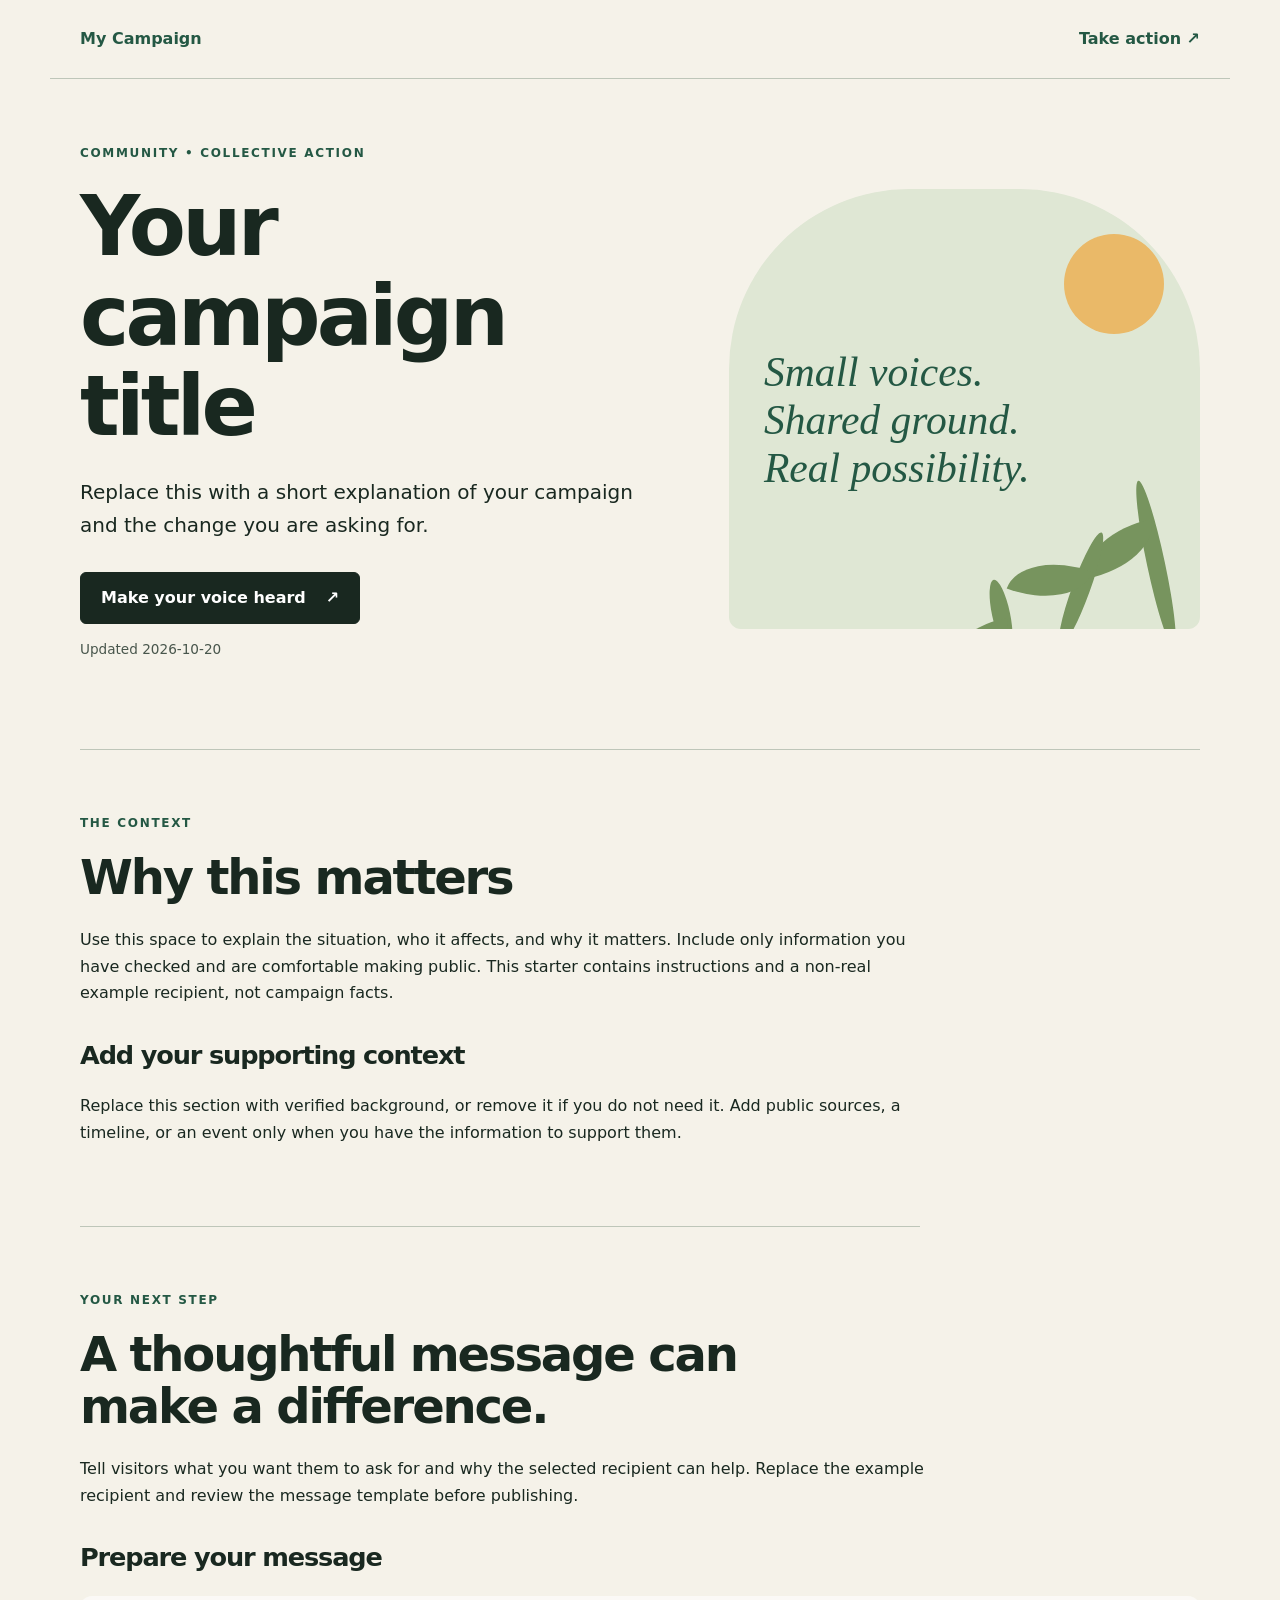
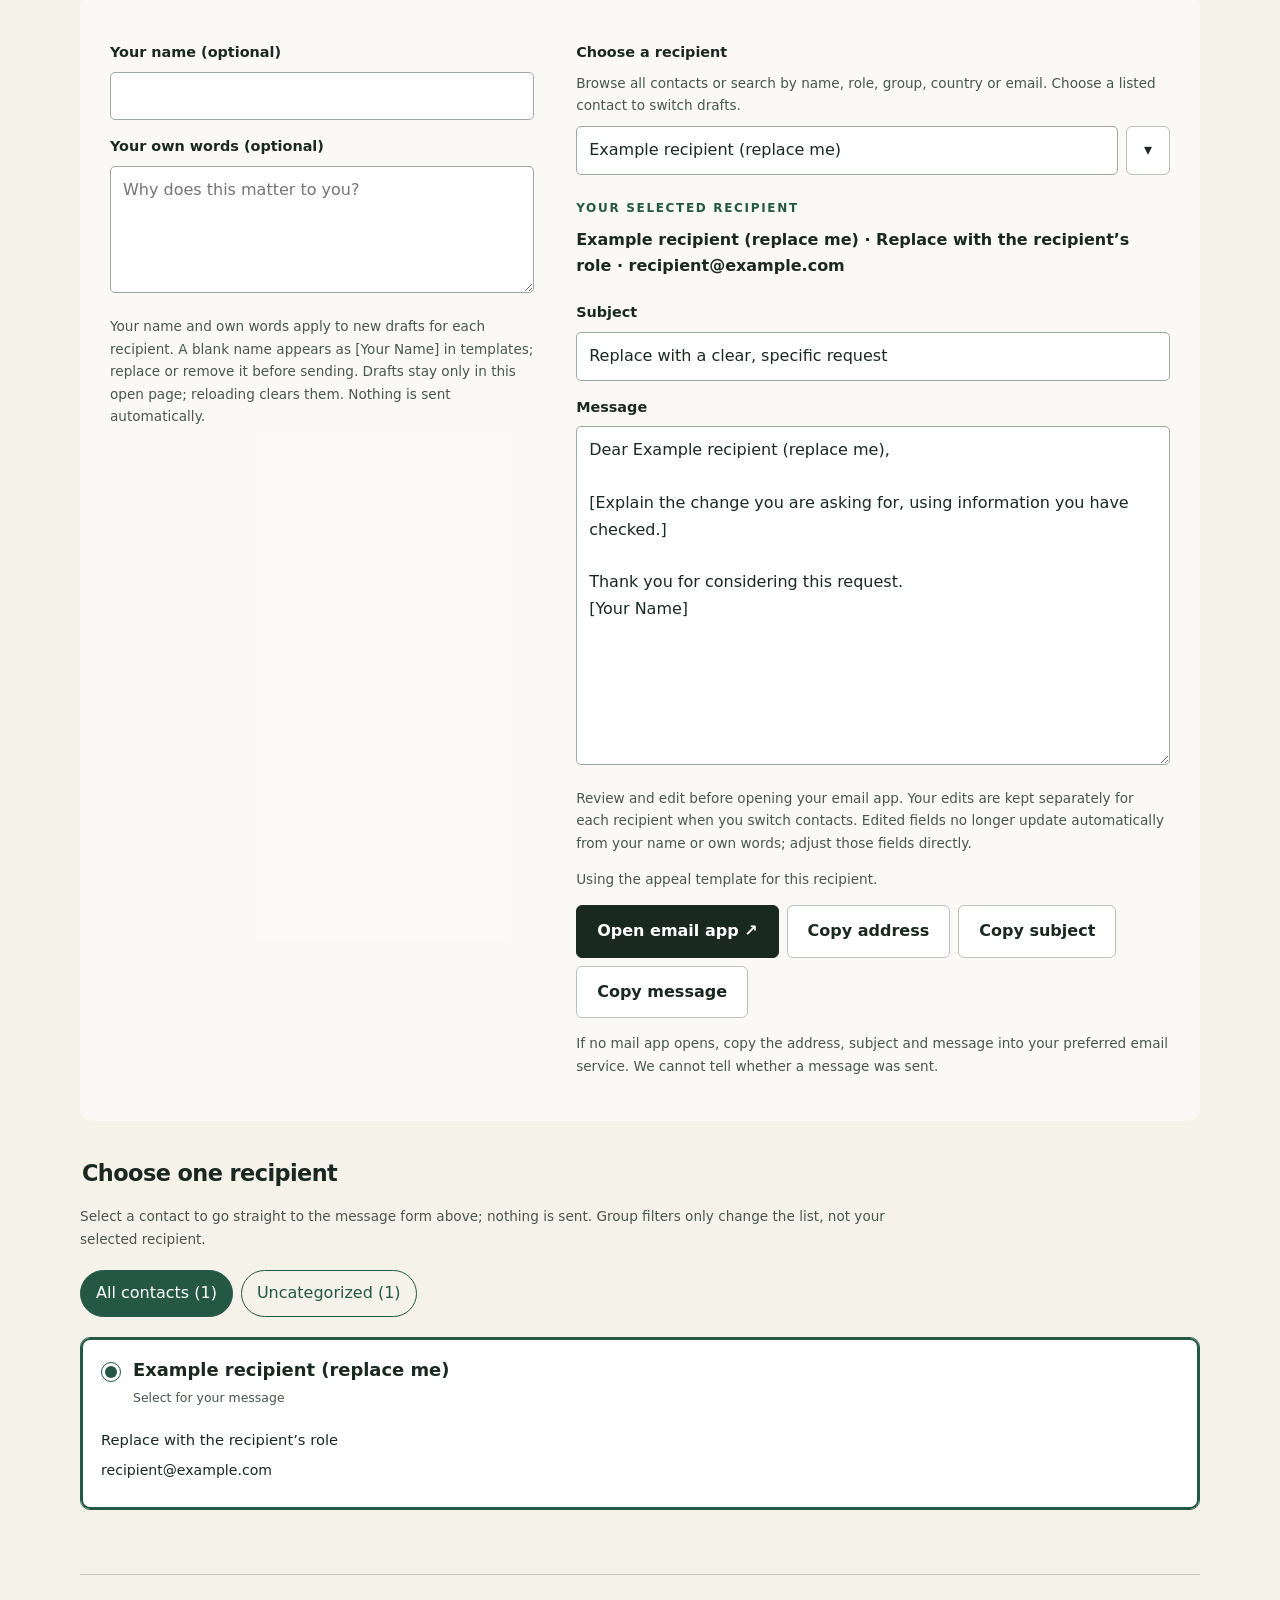
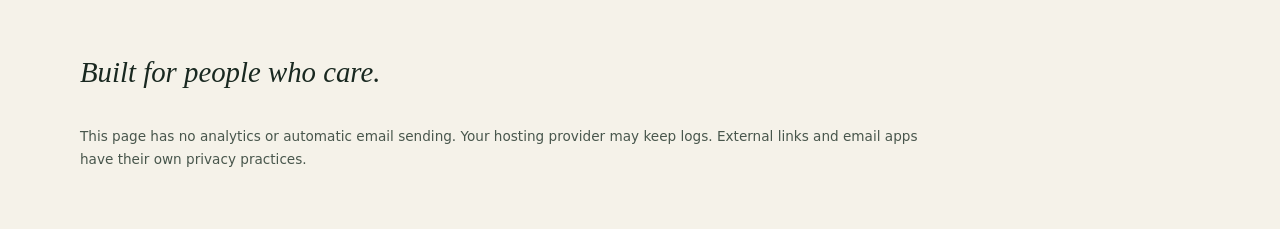
<file: index.html>
<!doctype html><html lang="en"><head><meta charset="utf-8"><meta name="viewport" content="width=device-width, initial-scale=1"><title>Your campaign title</title><meta name="description" content="Replace this with a short explanation of your campaign and the change you are asking for."><meta property="og:title" content="Your campaign title"><meta property="og:description" content="Replace this with a short explanation of your campaign and the change you are asking for."><link rel="stylesheet" href="styles/site.css"></head><body style="--accent:#245844;--paper:#f5f2e9"><a class="skip" href="#main">Skip to content</a><header class="topbar"><a href="#main">my campaign</a><a href="#take-action">Take action ↗</a></header><main id="main"><section class="hero"><div><p class="eyebrow">COMMUNITY • COLLECTIVE ACTION</p><h1>Your campaign title</h1><p class="lead">Replace this with a short explanation of your campaign and the change you are asking for.</p><a class="button" href="#take-action">Make your voice heard <span aria-hidden="true">↗</span></a><p class="small">Updated 2026-10-20</p></div><div class="garden" aria-hidden="true"><span>Small voices.<br>Shared ground.<br>Real possibility.</span><div class="sun"></div><div class="stem one"></div><div class="stem two"></div><div class="stem three"></div></div></section><section class="story"><p class="eyebrow">THE CONTEXT</p><h2>Why this matters</h2><p class="preserve">Use this space to explain the situation, who it affects, and why it matters. Include only information you have checked and are comfortable making public. This starter contains instructions and a non-real example recipient, not campaign facts.</p><h3>Add your supporting context</h3><p class="preserve">Replace this section with verified background, or remove it if you do not need it. Add public sources, a timeline, or an event only when you have the information to support them.</p></section><section id="take-action" class="action"><p class="eyebrow">YOUR NEXT STEP</p><h2>A thoughtful message can make a difference.</h2><p class="preserve">Tell visitors what you want them to ask for and why the selected recipient can help. Replace the example recipient and review the message template before publishing.</p><h3 id="appeal-heading" tabindex="-1">Prepare your message</h3><div class="composer" id="appeal-form" role="region" aria-labelledby="appeal-heading"><div class="composer-personal"><label for="visitor-name">Your name (optional)</label><input id="visitor-name" maxlength="200" autocomplete="name"><label for="personal-message">Your own words (optional)</label><textarea id="personal-message" maxlength="10000" rows="4" placeholder="Why does this matter to you?"></textarea><p class="small">Your name and own words apply to new drafts for each recipient. A blank name appears as [Your Name] in templates; replace or remove it before sending. Drafts stay only in this open page; reloading clears them. Nothing is sent automatically.</p></div><div class="composer-message"><div class="recipient-search" id="recipient-search" hidden><label for="recipient-query">Choose a recipient</label><p id="recipient-search-help" class="small">Browse all contacts or search by name, role, group, country or email. Choose a listed contact to switch drafts.</p><div class="recipient-search-control"><input id="recipient-query" role="combobox" aria-autocomplete="list" aria-expanded="false" aria-controls="recipient-options" aria-describedby="recipient-search-help" autocomplete="off" spellcheck="false"><button type="button" id="recipient-toggle" aria-label="Browse all recipients" aria-expanded="false" aria-controls="recipient-options">▾</button></div><ul id="recipient-options" role="listbox" aria-label="Recipients" hidden></ul><p id="recipient-search-status" class="small" role="status"></p></div><p class="eyebrow">YOUR SELECTED RECIPIENT</p><p id="contact-detail" role="status">Example recipient (replace me) · recipient@example.com</p><label for="email-subject">Subject</label><input id="email-subject"><label for="email-body">Message</label><textarea id="email-body" rows="12"></textarea><p class="small">Review and edit before opening your email app. Your edits are kept separately for each recipient when you switch contacts. Edited fields no longer update automatically from your name or own words; adjust those fields directly.</p><p id="draft-status" class="small" role="status"></p><div class="button-row"><a class="button" id="open-email" target="_blank" rel="noopener noreferrer">Open email app ↗</a><button data-copy="recipient">Copy address</button><button data-copy="email-subject">Copy subject</button><button data-copy="email-body">Copy message</button></div><p id="email-status" role="status"></p><p class="small">If no mail app opens, copy the address, subject and message into your preferred email service. We cannot tell whether a message was sent.</p></div></div><fieldset id="recipient-picker" class="recipient-picker" aria-describedby="recipient-help"><legend>Choose one recipient</legend><p id="recipient-help" class="small">Select a contact to go straight to the message form above; nothing is sent. Group filters only change the list, not your selected recipient.</p><div class="recipient-filters" id="recipient-filters" role="group" aria-label="Filter contacts by group" hidden><button type="button" data-contact-group="all" aria-pressed="true">All contacts (1)</button><button type="button" data-contact-group="ungrouped" aria-pressed="false">Uncategorized (1)</button></div><div class="recipient-cards"><article class="recipient-card" data-contact-group-key="ungrouped"><label class="recipient-choice" for="recipient-0"><input type="radio" name="recipient" id="recipient-0" value="0" checked><span><strong class="recipient-name">Example recipient (replace me)</strong><span class="recipient-choice-hint">Select for your message</span></span></label><div class="recipient-info"><p class="recipient-role">Replace with the recipient’s role</p><p class="recipient-address">recipient@example.com</p></div></article></div></fieldset><noscript><p>JavaScript is disabled. Use the addresses in the contact list in your email app and write your own message. Draft preparation requires JavaScript.</p></noscript></section><footer><p>Built for people who care.</p><p class="small">This page has no analytics or automatic email sending. Your hosting provider may keep logs. External links and email apps have their own privacy practices.</p></footer></main><script src="scripts/site.js"></script></body></html>
</file>
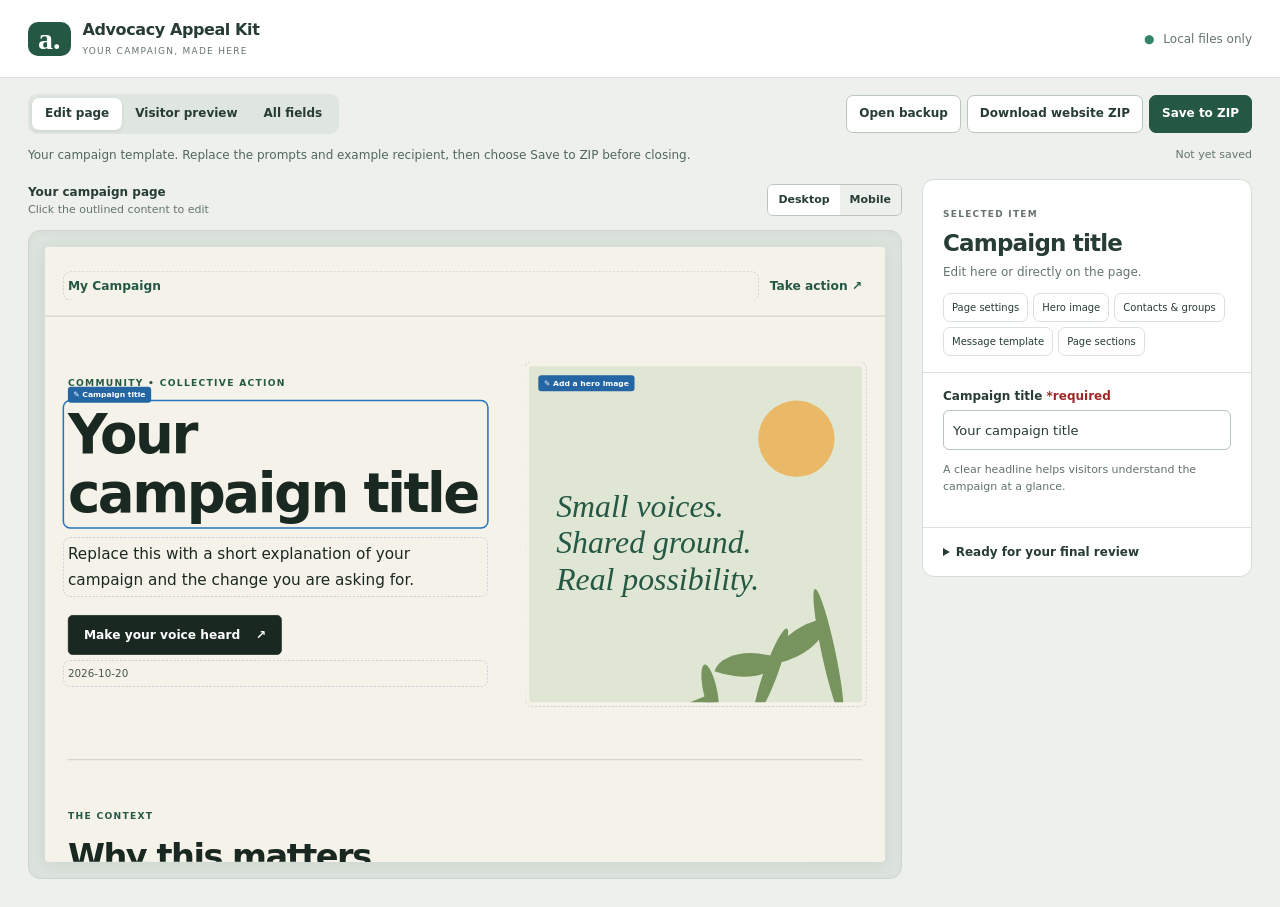
<file: app/setup/index.html>
<!doctype html>
<html lang="en">
<head><meta charset="utf-8"><meta name="viewport" content="width=device-width, initial-scale=1"><title>Advocacy Appeal Kit · Visual editor</title><link rel="stylesheet" href="editor.css"></head>
<body>
<header class="app-header"><div class="brand"><span class="mark" aria-hidden="true">a.</span><div><strong>Advocacy Appeal Kit</strong><span class="badge">YOUR CAMPAIGN, MADE HERE</span></div></div><span class="local-label"><span aria-hidden="true">●</span> Local files only</span></header>
<div class="toolbar"><div class="mode-switch" aria-label="Editor mode"><button id="mode-visual" aria-pressed="true">Edit page</button><button id="mode-preview" aria-pressed="false">Visitor preview</button><button id="mode-form" aria-pressed="false">All fields</button></div><div class="file-actions"><label class="file-button">Open backup<input id="import" type="file" accept=".zip,.json"></label><button id="download-website">Download website ZIP</button><button id="download-project" class="primary">Save to ZIP</button></div></div>
<div class="status-row"><p id="status" role="status">Your campaign template. Replace the prompts and example recipient, then choose Save to ZIP before closing.</p><span id="save-state">Not yet saved</span></div>
<div class="workspace" id="workspace">
<section class="preview-panel" aria-label="Campaign canvas"><div class="preview-heading"><div><strong id="canvas-title">Your campaign page</strong><span id="canvas-hint">Click the outlined content to edit</span></div><div class="device-switch" aria-label="Preview width"><button id="desktop" aria-pressed="true">Desktop</button><button id="mobile" aria-pressed="false">Mobile</button></div></div><div class="preview-wrap"><div id="preview-stage"><iframe id="preview" title="Editable campaign page" sandbox="allow-scripts allow-popups"></iframe></div></div></section>
<aside id="inspector"><div class="inspector-heading"><span class="eyebrow">SELECTED ITEM</span><h1 id="selection-title">Campaign title</h1><p id="selection-hint">Edit here or directly on the page.</p></div><nav class="quick-nav" aria-label="Campaign settings"><button id="nav-campaign">Page settings</button><button id="nav-hero">Hero image</button><button id="nav-contacts">Contacts & groups</button><button id="nav-messages">Message template</button><button id="nav-content">Page sections</button></nav><form id="properties" novalidate></form><form id="editor" novalidate hidden></form><details class="checks" id="checks"><summary><span id="check-summary">Review before export</span></summary><div id="validation" aria-live="polite"></div><p class="help">Exporting does not publish or send anything. Verify facts, contact details and image rights.</p></details></aside>
</div>
<script src="../src/schema.js"></script><script src="../src/core.js"></script><script src="../src/archive.js"></script><script src="../src/project.js"></script><script src="project-template.js"></script><script src="bundle.js"></script><script src="visual.js"></script><script src="editor.js"></script>
</body></html>
</file>
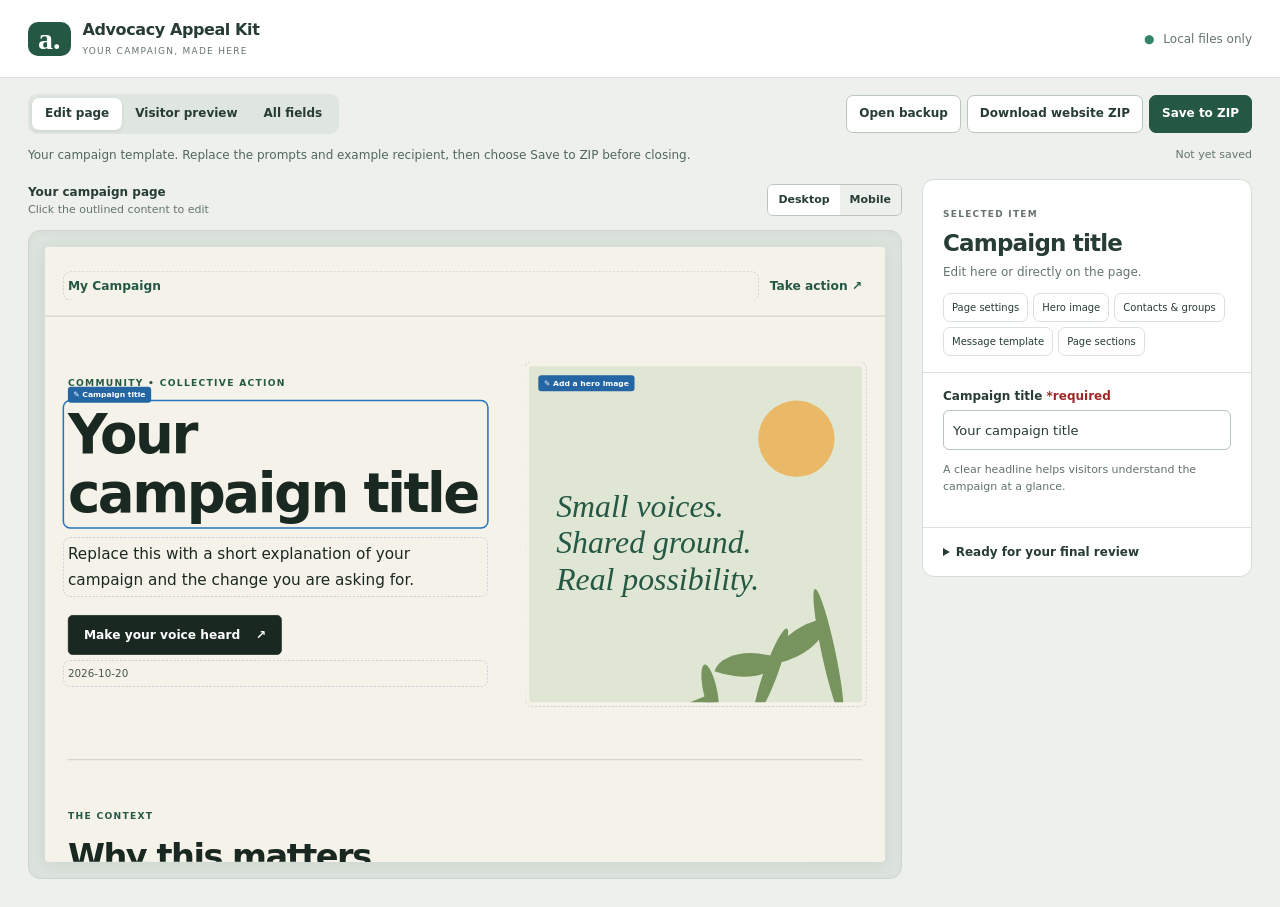
<file: editor.html>
<!doctype html>
<html lang="en">
<head><meta charset="utf-8"><meta name="viewport" content="width=device-width, initial-scale=1"><title>Advocacy Appeal Kit · Visual editor</title><link rel="stylesheet" href="app/setup/editor.css"></head>
<body>
<header class="app-header"><div class="brand"><span class="mark" aria-hidden="true">a.</span><div><strong>Advocacy Appeal Kit</strong><span class="badge">YOUR CAMPAIGN, MADE HERE</span></div></div><span class="local-label"><span aria-hidden="true">●</span> Local files only</span></header>
<div class="toolbar"><div class="mode-switch" aria-label="Editor mode"><button id="mode-visual" aria-pressed="true">Edit page</button><button id="mode-preview" aria-pressed="false">Visitor preview</button><button id="mode-form" aria-pressed="false">All fields</button></div><div class="file-actions"><label class="file-button">Open backup<input id="import" type="file" accept=".zip,.json"></label><button id="download-website">Download website ZIP</button><button id="download-project" class="primary">Save to ZIP</button></div></div>
<div class="status-row"><p id="status" role="status">Your campaign template. Replace the prompts and example recipient, then choose Save to ZIP before closing.</p><span id="save-state">Not yet saved</span></div>
<div class="workspace" id="workspace">
<section class="preview-panel" aria-label="Campaign canvas"><div class="preview-heading"><div><strong id="canvas-title">Your campaign page</strong><span id="canvas-hint">Click the outlined content to edit</span></div><div class="device-switch" aria-label="Preview width"><button id="desktop" aria-pressed="true">Desktop</button><button id="mobile" aria-pressed="false">Mobile</button></div></div><div class="preview-wrap"><div id="preview-stage"><iframe id="preview" title="Editable campaign page" sandbox="allow-scripts allow-popups"></iframe></div></div></section>
<aside id="inspector"><div class="inspector-heading"><span class="eyebrow">SELECTED ITEM</span><h1 id="selection-title">Campaign title</h1><p id="selection-hint">Edit here or directly on the page.</p></div><nav class="quick-nav" aria-label="Campaign settings"><button id="nav-campaign">Page settings</button><button id="nav-hero">Hero image</button><button id="nav-contacts">Contacts & groups</button><button id="nav-messages">Message template</button><button id="nav-content">Page sections</button></nav><form id="properties" novalidate></form><form id="editor" novalidate hidden></form><details class="checks" id="checks"><summary><span id="check-summary">Review before export</span></summary><div id="validation" aria-live="polite"></div><p class="help">Exporting does not publish or send anything. Verify facts, contact details and image rights.</p></details></aside>
</div>
<script src="app/src/schema.js"></script><script src="app/src/core.js"></script><script src="app/src/archive.js"></script><script src="app/src/project.js"></script><script src="app/setup/project-template.js"></script><script src="app/setup/bundle.js"></script><script src="app/setup/visual.js"></script><script src="app/setup/editor.js"></script>
</body></html>
</file>
<file: styles/site.css>
*{box-sizing:border-box}html{scroll-behavior:smooth}body{margin:0;background:var(--paper,#f5f2e9);color:#192820;font-family:system-ui,-apple-system,BlinkMacSystemFont,"Segoe UI",sans-serif;line-height:1.65}a{color:var(--accent,#245844);text-underline-offset:4px}a,button,input,textarea,select{touch-action:manipulation}button,input,textarea,select{font:inherit}button,.button{display:inline-flex;align-items:center;justify-content:center;gap:20px;padding:12px 20px;border:1px solid #b7c3b9;border-radius:6px;background:#fff;color:#192820;text-decoration:none;font-weight:650;cursor:pointer;min-height:44px}.button{background:#192820;color:white;border-color:#192820}.button:hover,button:hover{filter:brightness(.9)}:focus-visible{outline:3px solid #db7533;outline-offset:3px}.topbar{display:flex;justify-content:space-between;align-items:center;gap:20px;max-width:1180px;margin:auto;padding:26px 30px;border-bottom:1px solid #bec6b9}.topbar a{text-decoration:none;font-weight:700}.topbar a:first-child{text-transform:capitalize}main{max-width:1180px;padding:0 30px;margin:auto}section{padding:64px 0;border-bottom:1px solid #bec6b9}.hero{display:grid;grid-template-columns:1.25fr 1fr;gap:60px;align-items:center;padding:65px 0 75px}.eyebrow{font-size:.75rem;letter-spacing:.14em;font-weight:750;color:var(--accent);margin:0 0 18px}h1,h2,h3{line-height:1.08;letter-spacing:-.045em;margin:0 0 24px}h1{font-size:clamp(3rem,6.5vw,5.6rem);max-width:850px}h2{font-size:clamp(2rem,4vw,3rem);max-width:800px}h3{font-size:1.6rem;margin-top:35px}.lead{font-size:1.25rem;max-width:560px;margin-bottom:30px}.small{font-size:.85rem;color:#48564c}.story{max-width:840px}.preserve{white-space:pre-line;overflow-wrap:anywhere}p{max-width:850px}figure{margin:0}figure img{width:100%;max-height:540px;object-fit:contain;border-radius:120px 120px 10px 10px}.garden{height:440px;border-radius:180px 180px 12px 12px;background:#dfe7d4;position:relative;overflow:hidden;color:#245844;padding:160px 35px 0}.garden span{position:relative;z-index:2;font-family:Georgia,serif;font-style:italic;font-size:2.6rem;line-height:1.15}.sun{position:absolute;right:36px;top:45px;width:100px;height:100px;background:#eab968;border-radius:50%}.stem{position:absolute;bottom:-20px;width:18px;height:170px;background:#77945e;transform:rotate(-12deg);right:35px;border-radius:100%}.stem:before{content:'';position:absolute;right:4px;top:40px;width:75px;height:45px;border-radius:100% 0;background:#77945e}.stem.two{right:110px;height:120px;transform:rotate(20deg)}.stem.three{right:190px;height:70px}.timeline{list-style:none;padding:0;margin:25px 0;display:grid;gap:18px}.timeline li{display:grid;grid-template-columns:200px minmax(0,1fr);column-gap:24px;row-gap:5px;border-left:3px solid var(--accent,#245844);padding-left:20px;min-width:0;overflow-wrap:anywhere}.timeline li>strong{grid-column:1;grid-row:1;font-weight:700}.timeline li>p{grid-column:2;grid-row:1;margin:0}.timeline li>a{grid-column:2;grid-row:2;justify-self:start}@media(max-width:600px){.timeline li{grid-template-columns:minmax(0,1fr);gap:5px}.timeline li>strong,.timeline li>p,.timeline li>a{grid-column:1;grid-row:auto}}.action{scroll-margin-top:20px}.composer{display:grid;grid-template-columns:1fr 1.4fr;gap:42px;margin-top:38px;background:#fff9;padding:30px;border-radius:12px}label{display:block;font-weight:650;font-size:.9rem;margin:15px 0 7px}input,textarea,select{width:100%;min-height:44px;border:1px solid #9ba99e;border-radius:5px;padding:10px 12px;background:#fff;color:#192820}textarea{resize:vertical}.button-row{display:flex;flex-wrap:wrap;gap:8px;margin-top:15px}.sources{list-style:none;padding:0}.sources li{margin:18px 0}.sources span{display:block;font-size:.85rem;color:#48564c}footer{padding:45px 0}footer>p:first-child{font-family:Georgia,serif;font-size:1.8rem;font-style:italic}#email-status{font-size:.9rem;overflow-wrap:anywhere}#contact-detail{font-size:.85rem;overflow-wrap:anywhere}.skip{position:absolute;left:10px;top:-100px;background:white;padding:10px;z-index:100}.skip:focus{top:10px}@media(max-width:700px){.topbar{padding:20px;align-items:flex-start;font-size:.85rem}main{padding:0 20px}.hero{grid-template-columns:1fr;gap:30px;padding:45px 0}.garden{height:310px;padding:90px 30px 0}.garden span{font-size:2.3rem}.composer{grid-template-columns:1fr;padding:20px;gap:10px}section{padding:40px 0}h1{font-size:3.25rem}.button-row>*{flex:1 1 auto}}@media(prefers-reduced-motion:reduce){html{scroll-behavior:auto}}

.recipient-picker{border:0;padding:0;margin:34px 0 0;min-width:0}.recipient-picker legend{font-size:1.4rem;font-weight:750;letter-spacing:-.025em}.recipient-cards{display:grid;grid-template-columns:repeat(auto-fit,minmax(min(100%,280px),1fr));gap:16px}.recipient-card{min-width:0;background:#fff;border:1px solid #b7c3b9;border-radius:10px;overflow-wrap:anywhere;transition:border-color .15s,box-shadow .15s}.recipient-card:has(input:checked){border-color:var(--accent);box-shadow:inset 0 0 0 2px var(--accent)}.recipient-card:focus-within{outline:3px solid #db7533;outline-offset:3px}.recipient-choice{display:flex;align-items:flex-start;gap:12px;padding:20px 20px 12px;margin:0;cursor:pointer;font-size:1rem;min-height:64px}.recipient-choice input{width:20px;min-height:20px;height:20px;flex:0 0 20px;margin:4px 0 0;accent-color:var(--accent);padding:0}.recipient-name{display:block;font-size:1.12rem;line-height:1.35}.recipient-choice-hint{display:block;margin-top:6px;font-size:.78rem;color:#48564c;font-weight:400}.recipient-info{padding:0 20px 20px}.recipient-info p{margin:7px 0}.recipient-group{font-size:.78rem;font-weight:750;color:var(--accent);letter-spacing:.04em}.recipient-role{font-size:.92rem}.recipient-address{font-size:.88rem}.recipient-info>a{display:inline-block;font-size:.85rem;padding:8px 0;min-height:44px}.composer>div{min-width:0}.composer .eyebrow{margin-bottom:8px}#contact-detail{font-size:1rem;font-weight:650;margin:0 0 22px}.composer input,.composer textarea{min-width:0}

/* Optional campaign presentation: no external fonts, scripts or tracking. */
.topbar{flex-wrap:wrap}.topbar>a:first-child{flex:1;min-width:150px;overflow-wrap:anywhere}.header-timer{text-align:center;order:1;flex:1 1 220px}.topbar>a:nth-child(2){order:3}.share-tools{display:flex;flex-wrap:wrap;align-items:center;justify-content:flex-end;gap:8px;order:2;flex:1 1 250px}.share-tools a,.share-tools button{font-size:.8rem;min-height:44px;padding:8px 10px;border:1px solid #b7c3b9;border-radius:6px;background:#fff;display:inline-flex;align-items:center}.share-tools [hidden]{display:none}.share-tools p{flex-basis:100%;font-size:.8rem;margin:0}.header-timer p{margin:4px 0}.timer-label{font-weight:700}.header-timer time{font-size:.85rem;overflow-wrap:anywhere}#header-countdown{font-variant-numeric:tabular-nums;font-size:1.15rem}.footer-row{display:grid;grid-template-columns:1fr 1fr 1fr;align-items:start;gap:24px}.footer-row p{margin:0;overflow-wrap:anywhere}.footer-row>p:last-child{text-align:right}.footer-row>p:first-of-type{text-align:center}.existing-efforts .sources{display:grid;grid-template-columns:repeat(auto-fit,minmax(min(100%,260px),1fr));gap:16px}.existing-efforts li{padding:20px;border:1px solid #b7c3b9;border-radius:10px;margin:0}.existing-efforts a{font-weight:700}.existing-efforts p{margin-bottom:0}.campaign-background p{max-width:850px}@media(max-width:700px){.header-timer,.share-tools{flex-basis:100%;text-align:left;justify-content:flex-start}.footer-row{grid-template-columns:1fr;gap:16px}.footer-row>p:first-of-type,.footer-row>p:last-child{text-align:left}}

/* Native filter buttons enhance the static, fully readable contact list. */
.recipient-filters{display:flex;flex-wrap:wrap;gap:8px;margin:20px 0}.recipient-filters[hidden],.recipient-card[hidden]{display:none}.recipient-filters button{border:1px solid var(--accent);border-radius:999px;padding:9px 15px;background:transparent;color:var(--accent);font:inherit;cursor:pointer}.recipient-filters button[aria-pressed="true"]{background:var(--accent);color:white}.recipient-filters button:focus-visible{outline:3px solid var(--accent);outline-offset:3px}

/* Compact header controls; icon buttons retain comfortable touch targets. */
.share-tools .share-icon{width:44px;min-width:44px;height:44px;min-height:44px;padding:10px;justify-content:center;color:inherit;text-decoration:none;box-sizing:border-box}
.share-tools .share-icon svg{width:20px;height:20px;flex-shrink:0}
.share-tools .share-icon:focus-visible{outline:3px solid var(--accent,#245844);outline-offset:3px}
.share-tools .share-icon[hidden]{display:none}
.header-timer{flex-basis:200px;font-size:.9rem}
.header-timer p{margin:3px 0}
.header-timer time{font-size:.8rem}
#header-countdown{font-size:1rem;line-height:1.35}
@media(max-width:700px){.header-timer{flex-basis:100%}}

/* The appeal stays before the full contact list, including on narrow screens. */
#appeal-heading{scroll-margin-top:24px}#appeal-form{margin-top:20px}


/* Recipient browsing stays in the composer; cards remain native radio choices. */
.composer{grid-template-columns:minmax(0,1fr) minmax(0,1.4fr)}
.recipient-card{cursor:pointer}.recipient-info>a{cursor:pointer}
.recipient-search[hidden],#recipient-options[hidden]{display:none}
.recipient-search{position:relative;margin-bottom:24px}.recipient-search-control{display:flex;gap:8px;min-width:0}.recipient-search-control input{flex:1;min-width:0}.recipient-search-control button{flex:0 0 44px;padding:8px}
#recipient-search-help{margin:0 0 10px}#recipient-search-status{margin:8px 0}
#recipient-options{list-style:none;padding:4px;margin:8px 0 0;max-height:300px;overflow-y:auto;background:#fff;border:1px solid #9ba99e;border-radius:5px}
#recipient-options li{padding:12px;min-height:44px;cursor:pointer;overflow-wrap:anywhere;line-height:1.45;border-radius:3px}
#recipient-options li[aria-selected="true"]{font-weight:750;border-left:3px solid var(--accent,#245844)}
#recipient-options li:hover,#recipient-options li.is-active{background:#e7eee3;outline:2px solid var(--accent,#245844);outline-offset:-2px}
@media(max-width:700px){.composer{grid-template-columns:minmax(0,1fr)}}
</file>
<file: app/setup/editor.css>
*{box-sizing:border-box}[hidden]{display:none!important}:root{--ink:#263c34;--muted:#65746e;--line:#dbe1dc;--green:#245844;--focus:#1d65bb}body{margin:0;background:#edf0ed;color:var(--ink);font:14px/1.5 system-ui,sans-serif}.app-header{height:78px;padding:16px 28px;background:#fff;border-bottom:1px solid var(--line);display:flex;justify-content:space-between;align-items:center;gap:18px}.brand{display:flex;align-items:center;gap:12px}.brand strong{font-size:16px;letter-spacing:-.025em}.mark{font:bold 30px Georgia;background:var(--green);color:#fff;border-radius:10px;padding:0 10px}.badge{display:block;font-size:9px;letter-spacing:.14em;color:var(--muted);margin-top:3px}.local-label{font-size:12px;color:var(--muted)}.local-label span{color:#328469;margin-right:5px}.toolbar{display:flex;justify-content:space-between;gap:16px;padding:16px 28px 8px;flex-wrap:wrap}.mode-switch,.file-actions,.device-switch{display:flex;gap:6px;align-items:center;flex-wrap:wrap}button,.file-button{margin:0;font:600 12px/1.3 system-ui;min-height:38px;padding:10px 12px;background:#fff;border:1px solid #b9c7bd;border-radius:7px;color:var(--ink);cursor:pointer;display:inline-flex;gap:8px;align-items:center;justify-content:center;max-width:100%}.primary{background:var(--green);color:white;border-color:var(--green)}button:disabled{opacity:.45;cursor:not-allowed}button:not(:disabled):hover,.file-button:hover{background:#e7eee8}.primary:not(:disabled):hover{background:#1b4836}.mode-switch{background:#dfe5df;padding:4px;border-radius:9px;gap:0}.mode-switch button{background:transparent;border-color:transparent;min-height:32px;padding:7px 12px}.mode-switch [aria-pressed=true]{background:#fff;box-shadow:0 1px 3px #28392d20}.file-button{position:relative}.file-button input{width:1px;height:1px;min-height:0;margin:0;padding:0;border:0;position:absolute;opacity:0}.file-button:focus-within,:focus-visible{outline:3px solid var(--focus);outline-offset:3px}.status-row{display:flex;gap:20px;justify-content:space-between;padding:4px 28px 15px;align-items:start}.status-row p{margin:0;font-size:12px;color:#52675a}#save-state{font-size:11px;color:#65746e;flex-shrink:0;padding-top:1px}.workspace{display:grid;grid-template-columns:minmax(0,1fr) 330px;gap:20px;margin:0 28px 28px;align-items:start}.preview-panel{min-width:0;position:sticky;top:16px}.preview-heading{height:42px;display:flex;justify-content:space-between;gap:12px;align-items:center;margin-bottom:9px}.preview-heading strong{font-size:12px}.preview-heading span{display:block;font-size:11px;color:var(--muted)}.device-switch{gap:0;border:1px solid #bac6bd;border-radius:6px;overflow:hidden}.device-switch button{border:0;border-radius:0;background:transparent;min-height:30px;padding:7px 10px;font-size:11px}.device-switch [aria-pressed=true]{background:#fff}.preview-wrap{background:#dce3dc;padding:16px;border:1px solid #cdd7ce;border-radius:12px;display:flex;justify-content:center;overflow:auto;box-shadow:inset 0 2px 6px #1c392509}iframe{width:100%;height:calc(100vh - 285px);min-height:620px;border:0;background:#f5f2e9;border-radius:5px;box-shadow:0 4px 20px #243a3015}iframe.mobile{width:390px;max-width:100%;flex-shrink:0}.workspace.preview-only{grid-template-columns:1fr}.workspace.preview-only aside{display:none}.workspace.preview-only iframe{min-height:650px}.workspace.form-mode{grid-template-columns:minmax(0,1fr) 400px}aside{background:#fff;border:1px solid #d3dcd4;border-radius:12px;overflow:hidden;min-width:0;max-height:calc(100vh - 200px);overflow-y:auto;scrollbar-width:thin;position:sticky;top:16px}.inspector-heading{padding:22px 20px 12px}.eyebrow{font-size:9px;letter-spacing:.14em;color:var(--muted);font-weight:700}h1{font:650 23px/1.15 system-ui;letter-spacing:-.035em;margin:7px 0}h2{font-size:15px;margin:16px 0 8px}.inspector-heading p{font-size:12px;color:var(--muted);margin:0}.quick-nav{padding:0 20px 16px;display:flex;gap:5px;flex-wrap:wrap;border-bottom:1px solid var(--line)}.quick-nav button{font-size:10px;min-height:29px;padding:6px 8px;border-color:var(--line);font-weight:500}.quick-nav button[aria-current=true]{border-color:var(--green);background:#edf3ed}#properties{padding:0 20px 20px}label:not(.file-button){display:block;margin-top:14px;font-weight:600;font-size:12px}input,textarea,select{width:100%;font:13px/1.5 system-ui;padding:9px;border:1px solid #b7c5bc;border-radius:6px;color:var(--ink);background:#fff;margin-top:5px;min-height:40px}input[type=color]{padding:3px}textarea{resize:vertical;min-height:100px}fieldset{min-width:0;border:1px solid var(--line);border-radius:6px;margin:15px 0;padding:12px}legend{font-weight:650}fieldset button{margin-top:12px;font-size:11px}.help{font-size:11px;color:#607267;line-height:1.55}.field-help{margin:5px 0 0;font-size:11px;color:var(--muted)}.checks{border-top:1px solid var(--line);padding:15px 20px;font-size:12px}.checks summary{font-size:12px;font-weight:650;cursor:pointer}.checks ul{padding-left:18px}.error{color:#a12727}.asset{border-top:1px solid var(--line);margin-top:14px;padding-top:10px;overflow-wrap:anywhere}.asset img,.hero-image{max-width:100%;max-height:180px;border-radius:7px;object-fit:contain;background:#edf0eb}.hero-image{display:block;margin-top:16px;width:100%}.image-empty{padding:24px 16px;background:#f2f5ef;border:1px dashed #a9baa9;border-radius:8px;text-align:center;color:var(--muted);margin-top:16px}.stack{display:flex;flex-direction:column;gap:6px;margin-top:14px}.stack button{justify-content:flex-start;text-align:left;font-weight:500;overflow-wrap:anywhere;white-space:normal}.button-row{display:flex;gap:7px;flex-wrap:wrap;margin-top:14px}.button-row button{flex:1}.remove{color:#9a2929;border-color:#dfbdb9}.add{margin-top:12px}.section-label{display:flex;justify-content:space-between;align-items:center;gap:10px;margin-top:20px}.section-label h2{margin:0}.section-label button{min-height:28px;font-size:11px;padding:6px 10px}.group-heading{margin:18px 0 7px;font-size:12px;font-weight:650;color:var(--muted)}.group-rename{display:flex;gap:6px;align-items:center}.group-rename input{min-width:0}.group-rename button{margin-top:5px;font-size:10px;min-height:40px}.contact-list{list-style:none;margin:8px 0;padding:0}.contact-list button{display:block;text-align:left;width:100%;margin-top:6px;font-weight:550}.contact-list small{display:block;font-weight:400;color:var(--muted);margin-top:3px}#editor details{border-bottom:1px solid var(--line);padding:16px 20px}#editor summary{font-weight:650;cursor:pointer}.form-mode #properties{display:none}.form-mode #editor{display:block}.form-mode .quick-nav{display:none}@media(max-width:1150px){.workspace{grid-template-columns:minmax(0,1fr) 300px;gap:14px;margin:0 16px 20px}.toolbar{padding-left:16px;padding-right:16px}.status-row{padding-left:16px;padding-right:16px}.preview-wrap{padding:10px}.workspace.form-mode{grid-template-columns:minmax(0,1fr) 340px}}@media(max-width:800px){.app-header{padding:12px 16px}.local-label{display:none}.toolbar{gap:10px}.file-actions{flex-wrap:wrap}.workspace,.workspace.form-mode{grid-template-columns:1fr}.preview-panel,aside{position:static}aside{max-height:none}.preview-heading{height:auto;min-height:42px}.preview-heading span{max-width:210px}iframe{height:65vh;min-height:450px}.workspace.preview-only iframe{min-height:600px}.status-row{flex-direction:column;gap:4px}.file-actions button,.file-actions .file-button{font-size:11px}.form-mode aside{order:-1}}@media(prefers-reduced-motion:no-preference){button,.file-button{transition:background .15s ease}}

#preview-stage{position:relative;flex-shrink:0;min-width:0}#preview-stage iframe{display:block;transform-origin:top left;max-width:none}#preview-stage iframe.mobile{max-width:none}

/* Empty required fields show guidance immediately; optional-field guidance waits until edited or a review issue is opened. */
.field-help{display:block}.needs-attention{border-color:#a12727;background:#fffaf1}.review-link{display:inline;text-align:left;border:0;padding:3px 0;min-height:0;background:transparent;color:inherit;text-decoration:underline;font:inherit}.group-heading{overflow-wrap:anywhere}

/* Only the explicit required marker is red; labels and controls retain their colors. */
.required-marker{color:#a12727}

/* Keep navigation and optional contact fields clear of the preceding divider/control. */
.back-button{margin-top:14px}.contact-details{margin-top:16px}.contact-details summary{cursor:pointer;font-weight:600}

input[type="checkbox"]{width:20px;min-height:20px;height:20px;display:inline-block;margin-left:10px;vertical-align:middle;accent-color:#245844}
</file>
